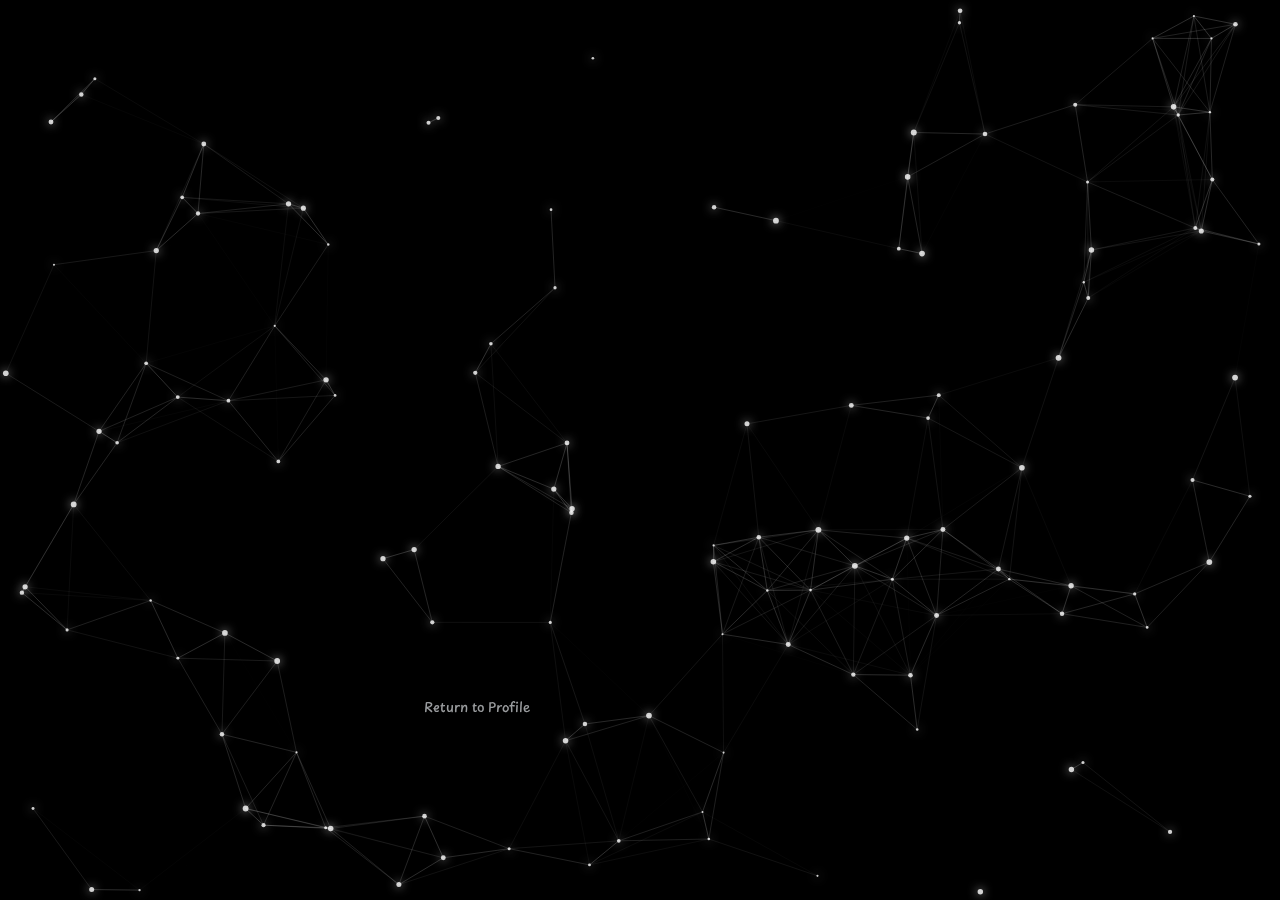
<file: credits.html>
<!DOCTYPE html>
<html lang="en">

<head>
    <meta charset="UTF-8">
    <meta name="viewport" content="width=device-width, initial-scale=1.0">
    <title>Credits | BMR</title>
    <meta name="description" content="Credits and Asset Ownership" />

    <!-- Fonts and Icons -->
    <link rel="preconnect" href="https://fonts.googleapis.com" />
    <link rel="preconnect" href="https://fonts.gstatic.com" crossorigin />
    <link
        href="https://fonts.googleapis.com/css2?family=Inter:wght@400;500;600;700;800&family=Playpen+Sans:wght@400;600&display=swap"
        rel="stylesheet" />
    <link href="https://use.fontawesome.com/releases/v5.7.0/css/all.css" rel="stylesheet" crossorigin />

    <!-- Main Stylesheet (for background) -->
    <link rel="stylesheet" href="./styles/style.css" />

    <style>
        :root {
            --bg-primary: #313338;
            --bg-secondary: #2b2d31;
            --bg-tertiary: #1e1f22;
            --header-primary: #f2f3f5;
            --header-secondary: #dbdee1;
            --text-normal: #b5bac1;
            --text-muted: #949ba4;
            --accent-color: #5865F2;
            --accent-hover: #4752C4;
            --danger: #da373c;
            --divider: #3f4147;
            --card-radius: 8px;
        }

        /* Override general styles for this specific page layout */
        body {
            font-family: 'Inter', sans-serif;
            /* More professional font */
            margin: 0;
            padding: 0;
            display: flex;
            justify-content: center;
            align-items: center;
            min-height: 100vh;
            backdrop-filter: none;
            /* Reset if inherited */
        }

        .credits-card {
            background-color: var(--bg-primary);
            width: 100%;
            max-width: 480px;
            border-radius: var(--card-radius);
            box-shadow: 0 8px 16px rgba(0, 0, 0, 0.24);
            overflow: hidden;
            border: 1px solid #111;
            /* Subtle border */
            animation: modalPop 0.3s cubic-bezier(0.175, 0.885, 0.32, 1.275);
            margin: 20px;
        }

        @keyframes modalPop {
            0% {
                transform: scale(0.95);
                opacity: 0;
            }

            100% {
                transform: scale(1);
                opacity: 1;
            }
        }

        /* Header Section */
        .card-header {
            padding: 24px 24px 0 24px;
            text-align: center;
        }

        .header-title {
            color: var(--header-primary);
            font-size: 24px;
            font-weight: 700;
            margin: 0 0 8px 0;
        }

        .header-subtitle {
            color: var(--text-normal);
            font-size: 14px;
            line-height: 1.4;
        }

        /* Content Sections */
        .card-content {
            padding: 24px;
            display: flex;
            flex-direction: column;
            gap: 16px;
        }

        .info-row {
            display: flex;
            align-items: flex-start;
            padding: 12px;
            background-color: var(--bg-secondary);
            border-radius: 4px;
            border: 1px solid var(--bg-tertiary);
            transition: background-color 0.2s;
        }

        .info-row:hover {
            background-color: var(--bg-tertiary);
        }

        .info-icon {
            font-size: 24px;
            margin-right: 16px;
            margin-top: 4px;
            /* visually center with title */
            width: 30px;
            text-align: center;
        }

        .discord-icon {
            color: var(--accent-color);
        }

        .user-icon {
            color: #23a559;
        }

        .info-text {
            flex: 1;
        }

        .info-label {
            display: block;
            color: var(--header-secondary);
            font-size: 15px;
            font-weight: 600;
            margin-bottom: 4px;
        }

        .info-desc {
            color: var(--text-muted);
            font-size: 13px;
            line-height: 1.3;
        }

        .verified-badge {
            display: inline-block;
            margin-left: 4px;
            color: var(--accent-color);
            font-size: 12px;
        }

        /* Download Section */
        .download-section {
            background-color: var(--bg-tertiary);
            padding: 20px 24px;
            margin-top: 8px;
            /* Visual separation */
            display: flex;
            flex-direction: column;
            gap: 12px;
            border-top: 1px solid var(--divider);
        }

        .download-btn {
            display: flex;
            align-items: center;
            justify-content: center;
            gap: 10px;
            background-color: var(--accent-color);
            color: white;
            padding: 12px;
            border-radius: 3px;
            font-weight: 500;
            font-size: 14px;
            text-decoration: none;
            transition: background-color 0.2s;
        }

        .download-btn:hover {
            background-color: var(--accent-hover);
        }

        .download-meta {
            text-align: center;
            font-size: 12px;
            color: var(--text-muted);
        }

        /* Footer / Return */
        .card-footer {
            text-align: center;
            padding: 0 0 20px 0;
            background-color: var(--bg-tertiary);
        }

        .back-link {
            color: var(--header-secondary);
            font-size: 13px;
            text-decoration: none;
            font-weight: 500;
            opacity: 0.7;
            transition: opacity 0.2s;
        }

        .back-link:hover {
            opacity: 1;
            text-decoration: underline;
        }
    </style>
</head>


<body oncontextmenu="return true;">

    <!-- Background overlay from main style reused automatically via container logic, 
         but we allow body flex to center our new card -->

    <div class="credits-card">
        <div class="card-header">
            <h1 class="header-title">Asset Credits</h1>
            <p class="header-subtitle">
                This project replicates the Discord UI for educational and portfolio purposes.
            </p>
        </div>

        <div class="card-content">
            <!-- Discord Disclaimer -->
            <div class="info-row">
                <i class="fab fa-discord info-icon discord-icon"></i>
                <div class="info-text">
                    <span class="info-label">
                        Discord Inc.
                        <i class="fas fa-check-circle verified-badge" title="Official Owner"></i>
                    </span>
                    <span class="info-desc">
                        Intellectual property owner of all platform icons, UI assets, badges, and the overall interface
                        design concept.
                    </span>
                </div>
            </div>

            <!-- User Ownership -->
            <div class="info-row">
                <i class="fas fa-user-circle info-icon user-icon"></i>
                <div class="info-text">
                    <span class="info-label">BMR (Me)</span>
                    <span class="info-desc">
                        Owner of the specific profile picture, profile banner image, and the custom implementation code
                        of this portfolio.
                    </span>
                </div>
            </div>
        </div>

        <div class="download-section">
            <a href="#" class="download-btn">
                <i class="fas fa-cloud-download-alt"></i>
                Download Project Files
            </a>
            <div class="download-meta">
                Source Code (.zip)
            </div>

            <a href="index.html" class="back-link">Return to Profile</a>
        </div>
    </div>

</body>
<script src="./scripts/particles.js"></script>

</html>
</file>
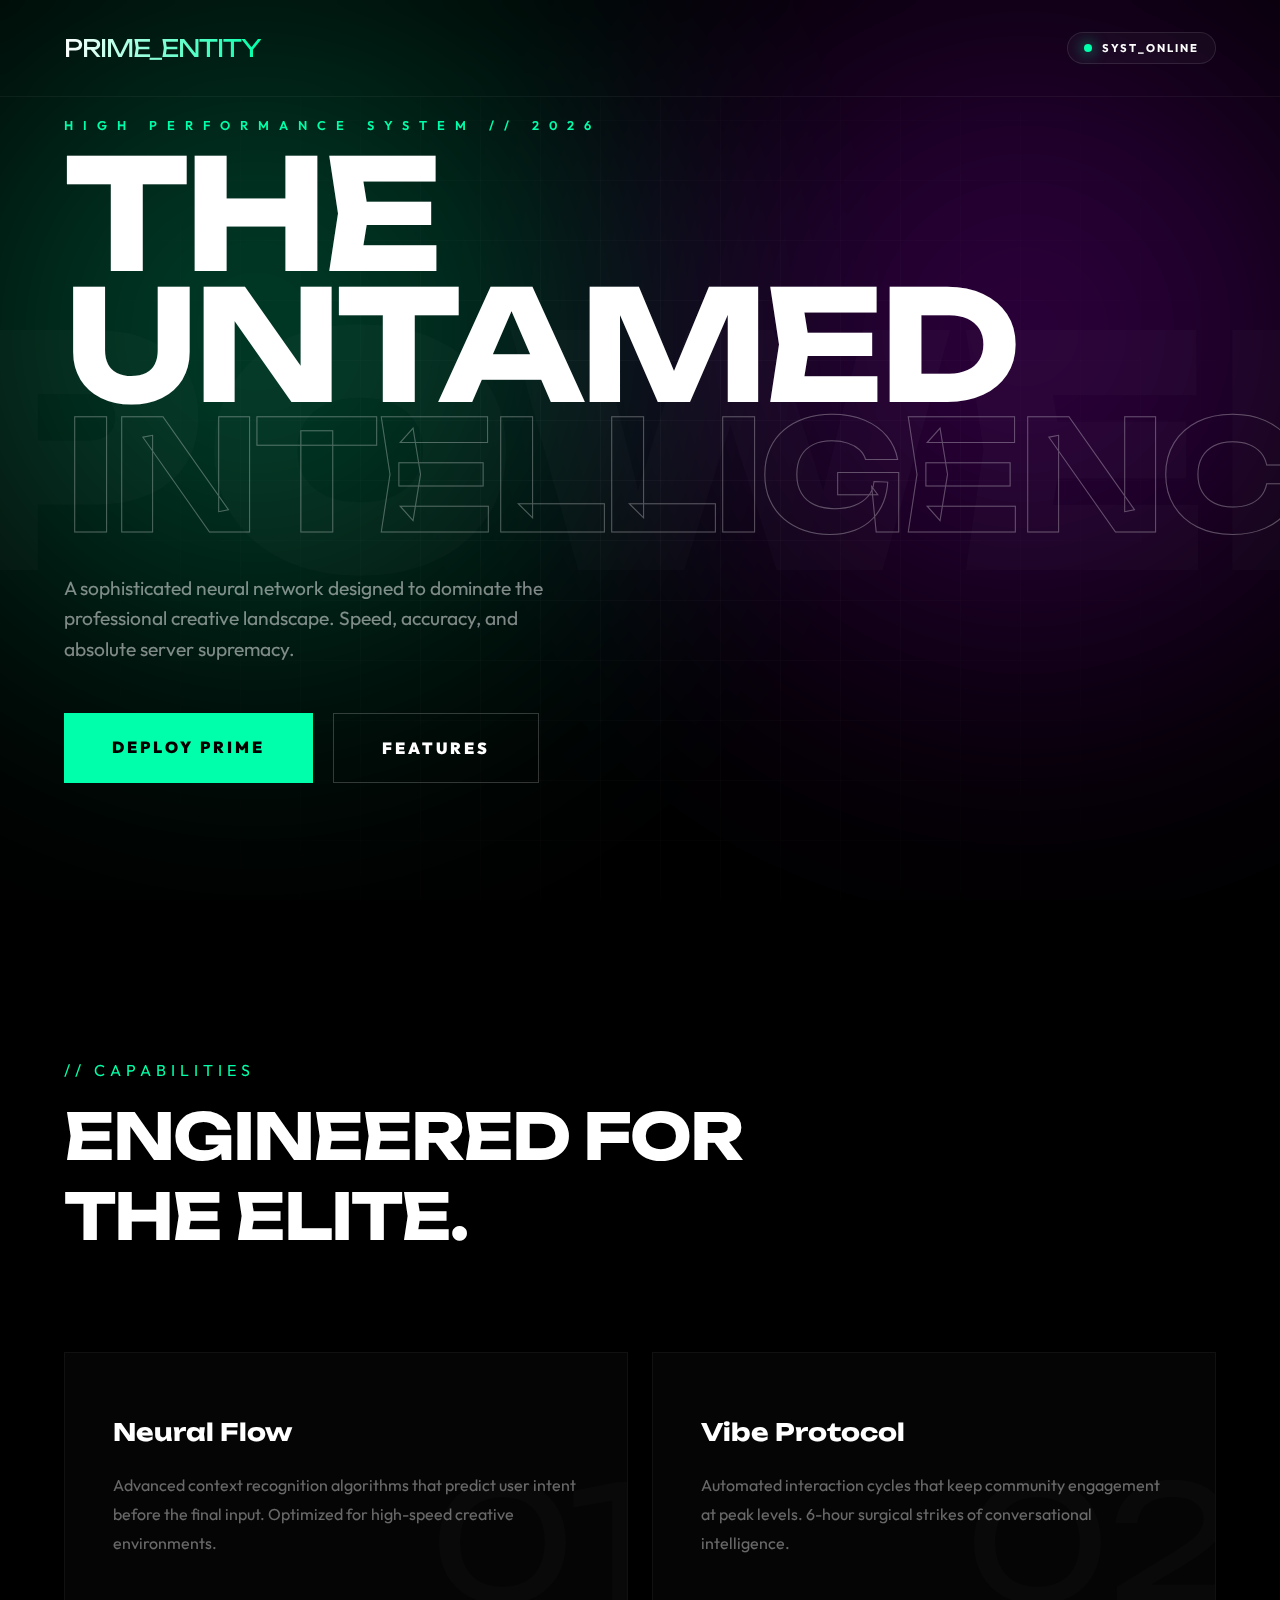
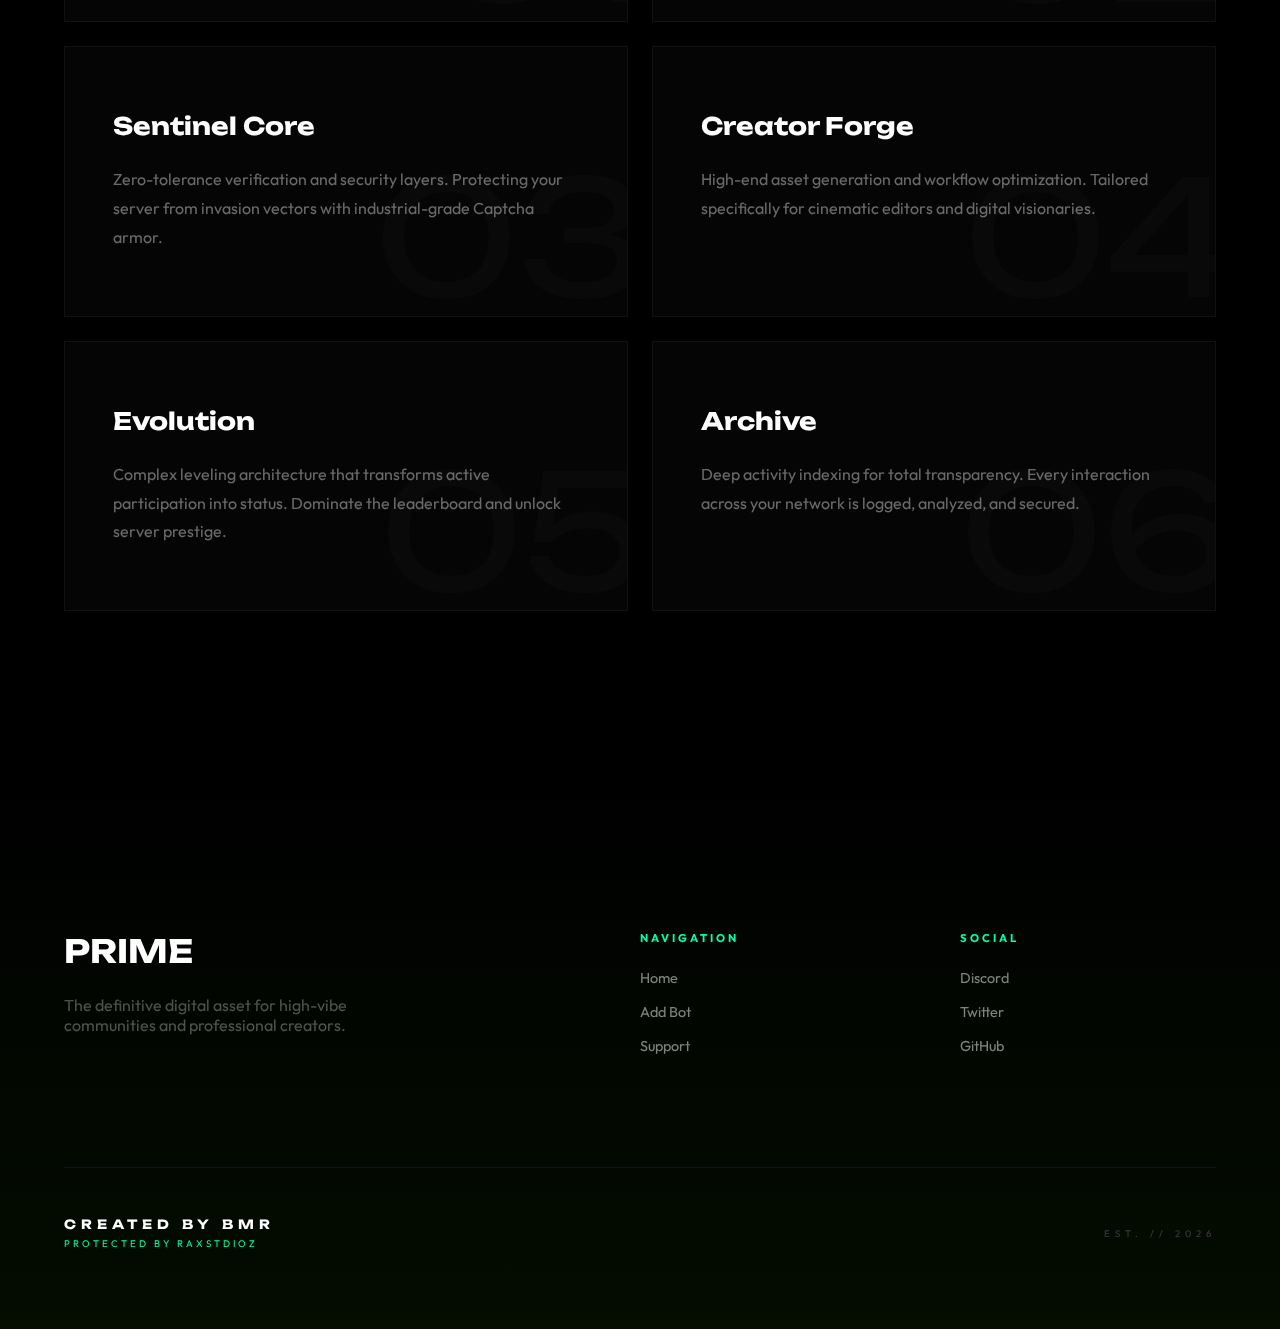
<file: prime.html>
<!DOCTYPE html>
<html lang="en">

<head>
    <meta charset="UTF-8">
    <meta name="viewport" content="width=device-width, initial-scale=1.0">
    <title>PRIME | SUPREME ENTITY</title>
    <link rel="preconnect" href="https://fonts.googleapis.com">
    <link rel="preconnect" href="https://fonts.gstatic.com" crossorigin>
    <link
        href="https://fonts.googleapis.com/css2?family=Unbounded:wght@900&family=Outfit:wght@100;300;600;900&family=Space+Grotesk:wght@300;700&display=swap"
        rel="stylesheet">
    <style>
        :root {
            --p: #00ffaa;
            --s: #bc00ff;
            --t: #ff0055;
            --bg: #000;
        }

        * {
            margin: 0;
            padding: 0;
            box-sizing: border-box;
        }

        ::-webkit-scrollbar {
            width: 0;
        }

        body {
            background-color: var(--bg);
            color: #fff;
            font-family: 'Outfit', sans-serif;
            overflow-x: hidden;
            background: #000;
        }

        /* --- STUNNING BACKGROUND EFFECTS --- */
        .aura-container {
            position: fixed;
            top: 0;
            left: 0;
            width: 100vw;
            height: 100vh;
            z-index: -1;
            overflow: hidden;
        }

        .aura {
            position: absolute;
            width: 80vw;
            height: 80vw;
            background: radial-gradient(circle, var(--s) 0%, transparent 70%);
            top: -20%;
            right: -20%;
            opacity: 0.3;
            filter: blur(120px);
            animation: drift 15s infinite alternate;
        }

        .aura-2 {
            background: radial-gradient(circle, var(--p) 0%, transparent 70%);
            bottom: -20%;
            left: -20%;
            animation-delay: -5s;
        }

        @keyframes drift {
            from {
                transform: translate(-50px, -50px) scale(1);
            }

            to {
                transform: translate(50px, 50px) scale(1.1);
            }
        }

        .grid {
            position: fixed;
            top: 0;
            left: 0;
            width: 100%;
            height: 100%;
            background-image:
                linear-gradient(rgba(255, 255, 255, 0.03) 1px, transparent 1px),
                linear-gradient(90deg, rgba(255, 255, 255, 0.03) 1px, transparent 1px);
            background-size: 60px 60px;
            z-index: -1;
            mask-image: radial-gradient(circle at center, black, transparent 80%);
        }

        /* --- DYNAMIC NAVIGATION --- */
        nav {
            padding: 2rem 5%;
            display: flex;
            justify-content: space-between;
            align-items: center;
            position: fixed;
            width: 100%;
            top: 0;
            z-index: 1000;
            backdrop-filter: blur(10px);
            border-bottom: 1px solid rgba(255, 255, 255, 0.05);
        }

        .logo {
            font-family: 'Unbounded', sans-serif;
            font-size: 1.5rem;
            letter-spacing: -1px;
            background: linear-gradient(90deg, #fff, var(--p));
            -webkit-background-clip: text;
            -webkit-text-fill-color: transparent;
        }

        .status-pill {
            display: flex;
            align-items: center;
            gap: 10px;
            background: rgba(255, 255, 255, 0.03);
            border: 1px solid rgba(255, 255, 255, 0.1);
            padding: 8px 16px;
            border-radius: 100px;
        }

        .dot {
            width: 8px;
            height: 8px;
            background: var(--p);
            border-radius: 50%;
            box-shadow: 0 0 15px var(--p);
            animation: pulse 2s infinite;
        }

        @keyframes pulse {

            0%,
            100% {
                opacity: 1;
                transform: scale(1);
            }

            50% {
                opacity: 0.5;
                transform: scale(1.2);
            }
        }

        .status-pill span {
            font-size: 0.7rem;
            font-weight: 700;
            letter-spacing: 2px;
            text-transform: uppercase;
        }

        /* --- TITAN HERO SECTION --- */
        .hero {
            height: 100vh;
            display: flex;
            flex-direction: column;
            justify-content: center;
            padding: 0 5%;
            position: relative;
        }

        .hero-bg-text {
            position: absolute;
            font-family: 'Unbounded', sans-serif;
            font-size: 25vw;
            font-weight: 900;
            color: rgba(255, 255, 255, 0.02);
            z-index: -1;
            white-space: nowrap;
            left: -5%;
            top: 50%;
            transform: translateY(-50%);
            pointer-events: none;
        }

        .hero-pre {
            font-weight: 600;
            letter-spacing: 10px;
            color: var(--p);
            margin-bottom: 1rem;
            text-transform: uppercase;
            font-size: 0.8rem;
        }

        .hero h1 {
            font-family: 'Unbounded', sans-serif;
            font-size: clamp(4rem, 12vw, 12rem);
            line-height: 0.85;
            letter-spacing: -6px;
            margin-bottom: 2rem;
        }

        .hero h1 span {
            color: transparent;
            -webkit-text-stroke: 1px rgba(255, 255, 255, 0.3);
        }

        .hero p {
            max-width: 500px;
            font-size: 1.2rem;
            color: rgba(255, 255, 255, 0.5);
            line-height: 1.6;
            margin-bottom: 3rem;
        }

        .btn-wrap {
            display: flex;
            gap: 20px;
        }

        .btn {
            padding: 1.5rem 3rem;
            border-radius: 0;
            font-weight: 900;
            text-decoration: none;
            text-transform: uppercase;
            letter-spacing: 3px;
            transition: 0.4s;
            position: relative;
        }

        .btn-p {
            background: var(--p);
            color: #000;
        }

        .btn-p:hover {
            box-shadow: 0 0 30px var(--p);
            transform: translateY(-5px);
        }

        /* --- RICH FEATURES SECTION --- */
        .features {
            padding: 10rem 5%;
        }

        .section-header {
            margin-bottom: 6rem;
        }

        .section-header h2 {
            font-family: 'Unbounded', sans-serif;
            font-size: 4rem;
            letter-spacing: -2px;
        }

        .f-grid {
            display: grid;
            grid-template-columns: repeat(auto-fill, minmax(400px, 1fr));
            gap: 1.5rem;
        }

        .f-card {
            background: rgba(255, 255, 255, 0.02);
            border: 1px solid rgba(255, 255, 255, 0.05);
            padding: 4rem 3rem;
            position: relative;
            overflow: hidden;
            transition: 0.5s;
        }

        .f-card:hover {
            background: rgba(255, 255, 255, 0.04);
            border-color: var(--p);
            transform: translateY(-10px);
        }

        .f-card h3 {
            font-family: 'Unbounded', sans-serif;
            font-size: 1.5rem;
            margin-bottom: 1.5rem;
        }

        .f-card p {
            font-size: 1rem;
            color: rgba(255, 255, 255, 0.4);
            line-height: 1.8;
        }

        .f-card .f-deco {
            position: absolute;
            bottom: -20px;
            right: -20px;
            font-family: 'Unbounded', sans-serif;
            font-size: 10rem;
            color: rgba(255, 255, 255, 0.02);
            pointer-events: none;
        }

        /* --- THE RICH FOOTER --- */
        footer {
            padding: 10rem 5% 5rem;
            background: linear-gradient(to bottom, transparent, rgba(81, 255, 0, 0.05));
        }

        .f-main {
            display: grid;
            grid-template-columns: 2fr 1fr 1fr;
            gap: 4rem;
            margin-bottom: 6rem;
        }

        .f-brand h4 {
            font-family: 'Unbounded', sans-serif;
            font-size: 2rem;
            margin-bottom: 1.5rem;
        }

        .f-brand p {
            color: rgba(255, 255, 255, 0.3);
            max-width: 300px;
        }

        .f-col h5 {
            text-transform: uppercase;
            letter-spacing: 3px;
            margin-bottom: 1.5rem;
            color: var(--p);
            font-size: 0.7rem;
        }

        .f-col a {
            display: block;
            color: rgba(255, 255, 255, 0.5);
            text-decoration: none;
            margin-bottom: 1rem;
            font-size: 0.9rem;
            transition: 0.3s;
        }

        .f-col a:hover {
            color: #fff;
            transform: translateX(5px);
        }

        .bottom-bar {
            padding-top: 3rem;
            border-top: 1px solid rgba(255, 255, 255, 0.05);
            display: flex;
            justify-content: space-between;
            align-items: center;
        }

        .credits-rich {
            text-align: left;
        }

        .credits-rich h6 {
            font-family: 'Unbounded', sans-serif;
            font-size: 0.8rem;
            letter-spacing: 5px;
            margin-bottom: 5px;
        }

        .credits-rich p {
            font-size: 0.6rem;
            color: var(--p);
            letter-spacing: 3px;
            text-transform: uppercase;
        }

        @media (max-width: 900px) {
            .hero h1 {
                font-size: 5rem;
            }

            .f-grid {
                grid-template-columns: 1fr;
            }

            .f-main {
                grid-template-columns: 1fr;
            }
        }
    </style>
</head>

<body>

    <div class="aura-container">
        <div class="aura"></div>
        <div class="aura aura-2"></div>
    </div>
    <div class="grid"></div>

    <nav>
        <div class="logo">PRIME_ENTITY</div>
        <div class="status-pill">
            <div class="dot"></div>
            <span>SYST_ONLINE</span>
        </div>
    </nav>

    <div class="hero">
        <div class="hero-bg-text">POWER</div>
        <div class="hero-pre">HIGH PERFORMANCE SYSTEM // 2026</div>
        <h1>THE UNTAMED<br><span>INTELLIGENCE.</span></h1>
        <p>A sophisticated neural network designed to dominate the professional creative landscape. Speed, accuracy, and
            absolute server supremacy.</p>
        <div class="btn-wrap">
            <a href="#" class="btn btn-p">Deploy Prime</a>
            <a href="#features" class="btn" style="border: 1px solid rgba(255,255,255,0.2); color: #fff;">Features</a>
        </div>
    </div>

    <section id="features" class="features">
        <div class="section-header">
            <p style="color: var(--p); letter-spacing: 5px; margin-bottom: 1rem;">// CAPABILITIES</p>
            <h2>ENGINEERED FOR<br>THE ELITE.</h2>
        </div>

        <div class="f-grid">
            <div class="f-card">
                <div class="f-deco">01</div>
                <h3>Neural Flow</h3>
                <p>Advanced context recognition algorithms that predict user intent before the final input. Optimized
                    for high-speed creative environments.</p>
            </div>
            <div class="f-card">
                <div class="f-deco">02</div>
                <h3>Vibe Protocol</h3>
                <p>Automated interaction cycles that keep community engagement at peak levels. 6-hour surgical strikes
                    of conversational intelligence.</p>
            </div>
            <div class="f-card">
                <div class="f-deco">03</div>
                <h3>Sentinel Core</h3>
                <p>Zero-tolerance verification and security layers. Protecting your server from invasion vectors with
                    industrial-grade Captcha armor.</p>
            </div>
            <div class="f-card">
                <div class="f-deco">04</div>
                <h3>Creator Forge</h3>
                <p>High-end asset generation and workflow optimization. Tailored specifically for cinematic editors and
                    digital visionaries.</p>
            </div>
            <div class="f-card">
                <div class="f-deco">05</div>
                <h3>Evolution</h3>
                <p>Complex leveling architecture that transforms active participation into status. Dominate the
                    leaderboard and unlock server prestige.</p>
            </div>
            <div class="f-card">
                <div class="f-deco">06</div>
                <h3>Archive</h3>
                <p>Deep activity indexing for total transparency. Every interaction across your network is logged,
                    analyzed, and secured.</p>
            </div>
        </div>
    </section>

    <footer>
        <div class="f-main">
            <div class="f-brand">
                <h4>PRIME</h4>
                <p>The definitive digital asset for high-vibe communities and professional creators.</p>
            </div>
            <div class="f-col">
                <h5>Navigation</h5>
                <a href="#">Home</a>
                <a href="#">Add Bot</a>
                <a href="#">Support</a>
            </div>
            <div class="f-col">
                <h5>Social</h5>
                <a href="#">Discord</a>
                <a href="#">Twitter</a>
                <a href="#">GitHub</a>
            </div>
        </div>
        <div class="bottom-bar">
            <div class="credits-rich">
                <h6>CREATED BY BMR</h6>
                <p>PROTECTED BY RAXSTDIOZ</p>
            </div>
            <div style="font-size: 0.6rem; color: rgba(255,255,255,0.2); letter-spacing: 5px;">EST. // 2026</div>
        </div>
    </footer>

    <script>
        // Smooth parallax on scroll
        window.addEventListener('scroll', () => {
            const scroll = window.pageYOffset;
            document.querySelector('.hero-bg-text').style.transform = `translate(${scroll * 0.2}px, -50%)`;

            const auras = document.querySelectorAll('.aura');
            auras[0].style.transform = `translate(${scroll * 0.1}px, ${scroll * 0.05}px)`;
            auras[1].style.transform = `translate(${-scroll * 0.1}px, ${-scroll * 0.05}px)`;
        });
    </script>
</body>

</html>
</file>
<file: styles/style.css>
.avatar,
.badges,
.badges .badges-right,
.container,
.custom-status,
.id,
.name-box {
  display: flex
}

.profile .banner,
.profile .banner img {
  border-top-left-radius: 5px;
  border-top-right-radius: 5px;
  width: 100%
}

*,
.id {
  font-family: "Playpen Sans", cursive
}

.display-name,
.username {
  color: var(--text-color)
}

* {
  transition: width .5s, height .5s;
  -webkit-user-drag: none;
  -khtml-user-drag: none;
  -moz-user-drag: none;
  -o-user-drag: none
}

:root {
  --primary-h-top: 206deg;
  --primary-s-top: 41%;
  --primary-l-top: 88%;
  --primary-h-bottom: 212deg;
  --primary-s-bottom: 58%;
  --primary-l-bottom: 44%;
  --text-color: black;
  --box-shadow-color: rgba(0, 0, 0, 0.1)
}

.badges,
.card,
.roles-body .rol,
.status {
  --primary-h-bottom: var(--primary-h-top)
}

::-webkit-scrollbar {
  width: .3rem;
  height: auto;
  scrollbar-width: thin;
  border-radius: 50%
}

::-webkit-scrollbar-track {
  background-color: transparent
}

::-webkit-scrollbar-thumb {
  background-color: hsl(var(--primary-h-top), 45%, 50%, .1);
  border-radius: 10px
}

.profile,
.profile-border {
  position: relative;
  border-radius: 8px;
  margin: 0 auto;
  display: flex
}

.id,
body {
  margin: 0
}

html {
  scroll-behavior: smooth
}

img {
  opacity: 0;
  animation: 1s ease-in forwards fadeIn
}

.about-section a {
  color: #00aff4;
  text-decoration: none
}

.about-section a:hover {
  text-decoration: underline
}

body {
  padding: 0
}

.box-color {
  background: linear-gradient(to bottom, hsl(var(--primary-h-top), var(--primary-s-top), var(--primary-l-top)), hsl(var(--primary-h-bottom), var(--primary-s-bottom), var(--primary-l-bottom)))
}

.container {
  position: relative;
  justify-content: center;
  align-items: center;
  width: 100%;
  height: 100vh
}

.container::before {
  content: "";
  position: fixed;
  margin: -15px;
  top: 0;
  left: 0;
  right: 0;
  bottom: 0;
  background-image: url("public/749807.png");
  background-repeat: no-repeat;
  z-index: -1;
  filter: blur(5px);
  background-color: rgba(0, 0, 0, .5);
  background-blend-mode: darken;
  background-size: cover;
  background-position: center
}

.profile-border {
  box-shadow: 5px 5px 15px rgba(0, 0, 0, .1);
  padding: 5px;
  flex-direction: column;
  max-height: calc(100% - 100px)
}

.chat-container,
.platform,
.roles-body .rol {
  box-shadow: 0 0 0 1px var(--box-shadow-color)
}

.profile {
  z-index: 1;
  flex-direction: column;
  --primary-s-top: 43%;
  --primary-l-top: 99%;
  --primary-s-bottom: 47%;
  --primary-l-bottom: 78%;
  width: 600px;
  max-height: calc(100vh - 100px)
}

.avatar,
.status {
  position: absolute;
  border-radius: 50%
}

.avatar,
.avatar #avatar-image {
  --primary-s-top: 42%;
  --primary-l-top: 95%;
  --primary-s-bottom: 44%;
  --primary-l-bottom: 94%
}

.profile .banner {
  height: 190px
}

.badges .badges-left,
.badges img {
  height: 26px
}

.profile .banner img {
  height: 100%;
  object-fit: cover
}

.avatar {
  align-items: center;
  justify-content: center;
  top: 120px;
  left: 16px
}

.badges,
.status {
  --primary-s-top: 41%;
  --primary-l-top: 97%;
  --primary-s-bottom: 41%;
  --primary-l-bottom: 97%
}

.avatar #avatar-image {
  width: 120px;
  height: 120px;
  border-radius: 50%;
  padding: 8px;
  background-color: #e8eff6
}

.avatar-decoration {
  width: 170px;
  height: 170px;
  position: absolute;
  top: 50%;
  left: 50%;
  transform: translate(-50%, -50%)
}

.status {
  max-width: 34px;
  max-height: 44px;
  -webkit-transform: translate(50%, 50%);
  transform: translate(50%, 50%);
  bottom: 14.64%;
  right: 14.64%
}

.body,
.content {
  max-height: calc(100vh - 530px)
}

.id::after,
.id::before {
  left: 50%;
  transform: translate(-50%, -50%);
  visibility: hidden
}

#status-image,
.badges-left>a,
.badges-right>a,
.card,
.content,
.flag,
.id,
.name-box {
  position: relative
}

.badges,
.flag img,
.id::after,
.id::before {
  position: absolute
}

.tooltip {
  font-size: .9em
}

.id,
.id::after {
  font-size: .8em
}

:hover.tooltip::after {
  content: attr(aria-label);
  width: max-content;
  position: absolute;
  top: unset;
  left: 55%;
  transform: translate(-50%, -50%);
  background-color: #111214;
  color: #fff;
  padding: 10px;
  border-radius: 5px;
  z-index: 2;
  font-size: .8em !important;
  white-space: nowrap;
  overflow: hidden;
  text-overflow: ellipsis;
  max-width: 150px
}

:hover.tooltip::before {
  content: "";
  position: absolute;
  top: 0;
  left: 55%;
  transform: translate(-50%, -50%);
  border: 5px solid transparent;
  border-top-color: #111214
}

a:hover.tooltip::after {
  top: -23px
}

.status:hover.tooltip::after {
  bottom: 24px
}

.status:hover.tooltip::before {
  bottom: 15px
}

.id {
  border: none;
  background: 0 0;
  text-align: start;
  padding: 0;
  cursor: pointer
}

#message-input,
.divider {
  background-color: transparent
}

.id::after {
  content: attr(aria-label);
  width: max-content;
  bottom: 8px;
  background-color: #111214;
  color: #fff;
  padding: 10px;
  border-radius: 5px
}

.badges,
.badges .badges-left,
.custom-status,
.name-box,
.name-box * {
  width: fit-content
}

.id:hover::after,
.id:hover::before {
  visibility: visible
}

.id::before {
  content: "";
  top: 0;
  border: 5px solid transparent;
  border-top-color: #111214
}

.id.clicked::after {
  background-color: #23a559
}

.id.clicked::before {
  border-top-color: #23a559
}

#status-image {
  width: 20px;
  height: 20px;
  padding: 7px;
  border-radius: 50%
}

.badges {
  flex-direction: row-reverse;
  padding: 2px;
  border-radius: 10px;
  top: 219px;
  left: 160px
}

.card,
.roles-body .rol {
  --primary-s-top: 45%;
  --primary-s-bottom: 45%
}

.badges img {
  width: 26px
}

.badges .badges-left img {
  opacity: 100%;
  animation: none
}

.badges .badges-right {
  flex-direction: row;
  width: fit-content;
  height: 26px
}

.card {
  margin: 80px 16px 16px;
  --primary-l-top: 94%;
  --primary-l-bottom: 94%;
  border-radius: 5px
}

.name-box {
  flex-direction: column;
  margin: 20px 20px 0;
  padding-left: 5px
}

.display-name {
  font-size: 20px;
  font-weight: bolder
}

.username {
  font-weight: 600;
  border-radius: 50%;
  font-size: .9em
}

.platform,
.roles-body .rol {
  border-radius: 4px
}

.about-me,
.body .title-body,
.pronouns {
  font-size: 14px;
  color: var(--text-color)
}

.pronouns {
  font-weight: 400;
  margin: 3px 0 0
}

.custom-status {
  flex-direction: row;
  justify-items: center;
  align-items: center;
  padding: 0 0 10px
}

.custom-status img {
  width: 24px !important;
  height: 24px !important;
  object-fit: cover;
  image-rendering: pixelated
}

.custom-status-text {
  margin: 0;
  padding: 0;
  font-weight: 400
}

.about-me {
  overflow-wrap: break-word;
  line-height: 20px;
  font-weight: 500
}

.flag {
  display: inline-block;
  width: 22px;
  height: 14px
}

.flag img {
  width: 20px;
  height: 20px
}

.divider {
  height: 0;
  margin-top: 5px;
  margin-bottom: 0
}

.body {
  padding: 0 20px 16px
}

.body .title-body {
  font-weight: 700;
  line-height: 16px;
  margin-bottom: 8px
}

.body .roles-body {
  margin-bottom: 10px
}

.content {
  border-top: 1px solid var(--box-shadow-color);
  overflow-x: hidden;
  display: flex;
  flex-direction: column;
  scroll-snap-type: y mandatory;
  -ms-overflow-style: none;
  scrollbar-width: none;
  padding: 5px
}

.about-section {
  margin-bottom: 16px;
  margin-top: 5px
}

.roles-body {
  -ms-flex-wrap: wrap;
  margin: 1px;
  flex-wrap: wrap;
  display: -webkit-box;
  display: -ms-flexbox;
  display: flex
}

.platform,
.roles-body .rol,
.socials {
  display: -webkit-box;
  display: -ms-flexbox
}

.roles-body .rol {
  background: linear-gradient(to bottom, hsl(var(--primary-h-top), var(--primary-s-top), var(--primary-l-top)), hsl(var(--primary-h-bottom), var(--primary-s-bottom), var(--primary-l-bottom)));
  --primary-l-top: 96%;
  --primary-l-bottom: 96%;
  display: flex;
  -webkit-box-align: center;
  -ms-flex-align: center;
  align-items: center;
  margin: 0 4px 4px 0;
  padding: 4px;
  -webkit-box-sizing: border-box;
  box-sizing: border-box;
  height: 22px;
  font-size: 12px;
  font-weight: 500
}

.roles-body .rol span {
  color: var(--text-color);
  margin-left: 4px;
  margin-right: 4px
}

.social-divider {
  margin-bottom: 0
}

.socials {
  display: flex;
  -webkit-box-pack: justify;
  -ms-flex-pack: justify;
  justify-content: space-between
}

.platform {
  width: 225px;
  display: flex;
  margin-bottom: 20px;
  padding: 12px;
  -webkit-box-align: center;
  -ms-flex-align: center;
  align-items: center;
  text-decoration: none
}

.platform-username {
  color: var(--text-color);
  font-size: .9em;
  font-weight: 600;
  margin-left: 10px;
  -webkit-box-flex: 1;
  -ms-flex-positive: 1;
  flex-grow: 1
}

.platform::hover {
  text-decoration: none
}

.platform-icon {
  width: 24px;
  height: 24px
}

.connect {
  display: -webkit-box;
  display: -ms-flexbox;
  display: flex;
  width: 20px;
  height: 20px;
  -webkit-filter: invert(86%) sepia(5%) saturate(136%) hue-rotate(177deg) brightness(70%) contrast(70%);
  filter: invert(86%) sepia(5%) saturate(136%) hue-rotate(177deg) brightness(70%) contrast(70%)
}

.connect:hover {
  -webkit-filter: invert(100%) sepia(100%) saturate(0%) hue-rotate(288deg) brightness(0%) contrast(0%);
  filter: invert(100%) sepia(100%) saturate(0%) hue-rotate(288deg) brightness(0%) contrast(0%)
}

.softpink {
  color: #f8bbd0
}

.rosepink {
  color: #000000
}

.green {
  color: #1ed760
}

.blue {
  color: #00aff4
}

.chat-container {
  width: 494px;
  max-width: 514px;
  margin-top: 0;
  margin-bottom: 10px;
  padding: 10px;
  border-radius: 5px;
  display: none !important
}

#message-input {
  width: 100%;
  padding: 5px;
  border: none;
  outline: 0;
  font-size: 16px;
  font-weight: 500
}

@media (width <=640px) {
  .container::before {
    background-image: url("public/b48bc0deeb332f1f314d5f5986e68549.jpg");
    margin: -2px;
    filter: blur(2px);
    background-color: rgba(0, 0, 0, .5);
    background-blend-mode: darken
  }

  .profile {
    width: 300px
  }

  .profile .banner {
    height: 100px
  }

  .badges {
    top: 120px;
    right: 16px;
    left: unset;
    flex-direction: row-reverse
  }

  .avatar {
    top: 55px
  }

  .avatar #avatar-image {
    width: 86px;
    height: 86px
  }

  .avatar-decoration {
    width: 130px;
    height: 130px
  }

  .name-box {
    width: 236px;
    margin: 16px 16px 10px
  }

  .body {
    padding: 0 16px 16px
  }

  .card {
    margin: 70px 16px 16px
  }

  .socials {
    display: block
  }

  .platform {
    width: 196px
  }

  .chat-container {
    width: 200px
  }
}

@keyframes fadeIn {
  0% {
    opacity: 0
  }

  100% {
    opacity: 1
  }
}
</file>
